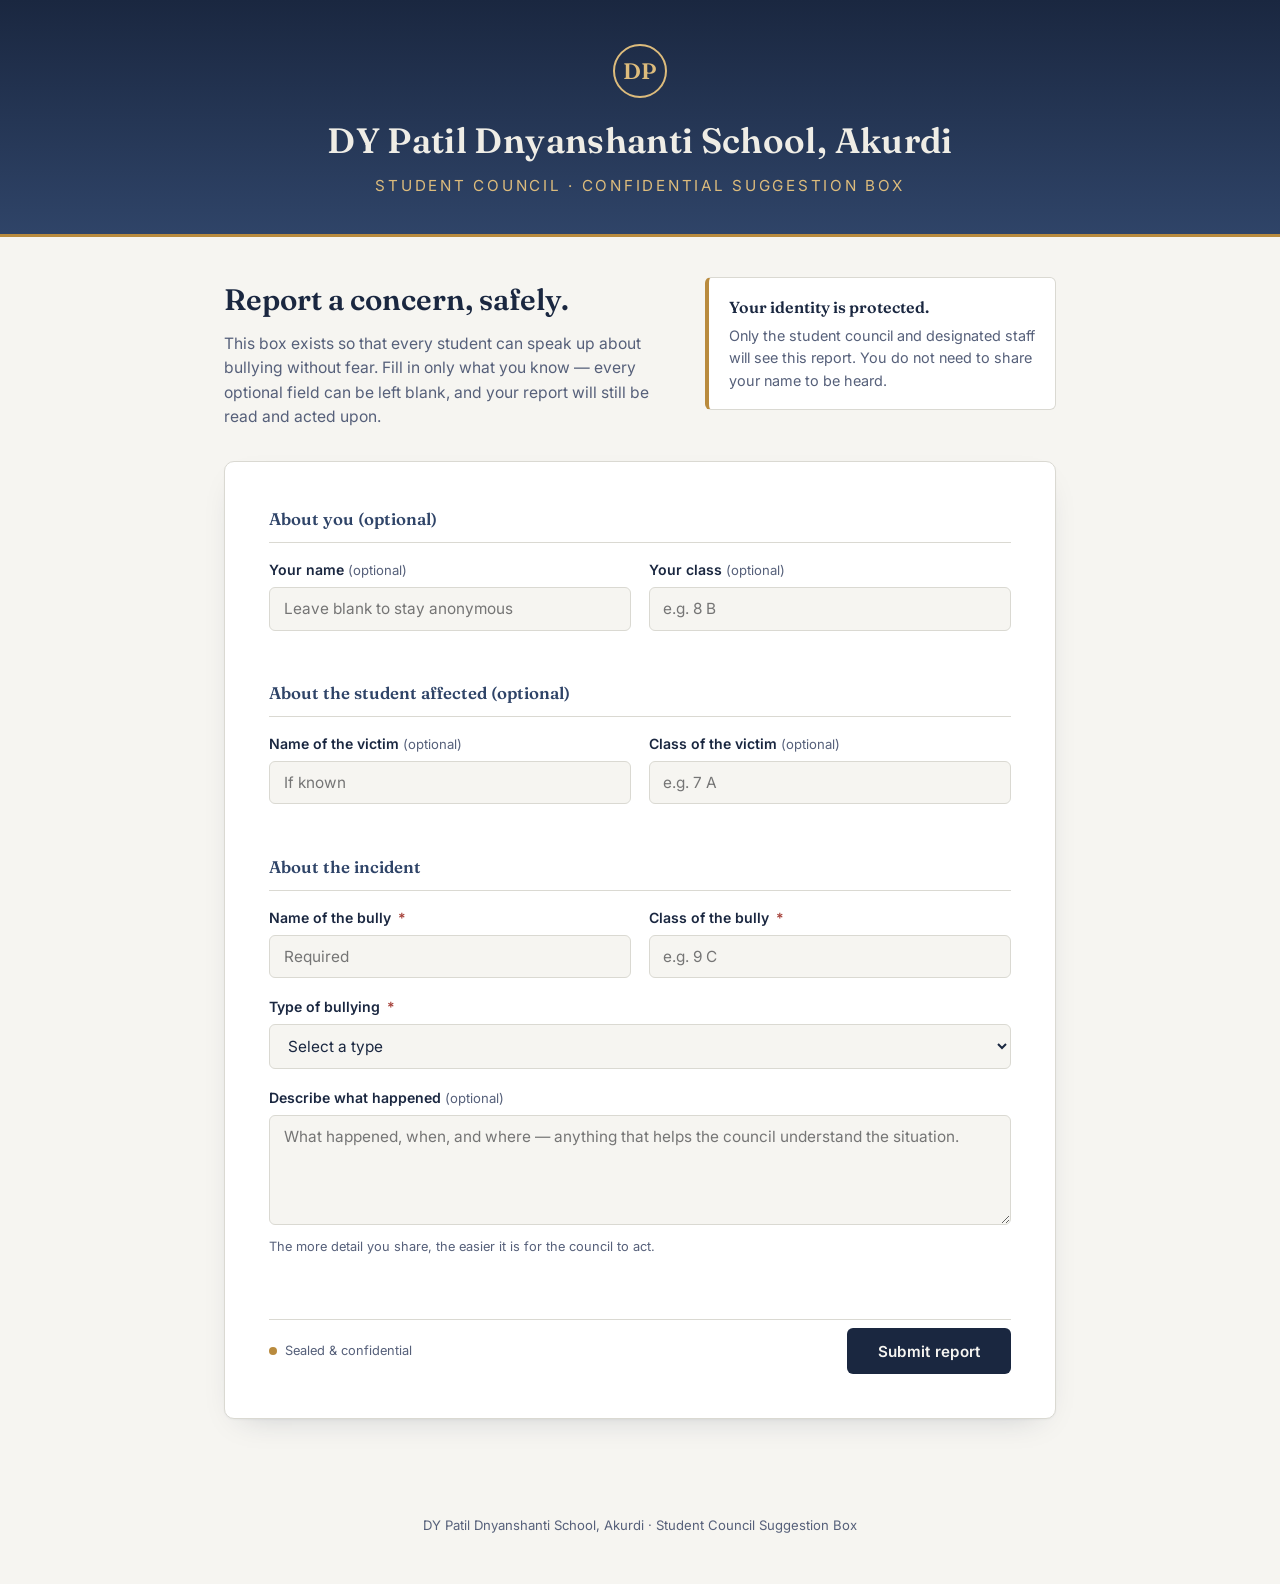
<file: index.html>
<!DOCTYPE html>
<html lang="en">
<head>
<meta charset="UTF-8">
<meta name="viewport" content="width=device-width, initial-scale=1.0">
<title>Confidential Suggestion Box · DY Patil Dnyanshanti School, Akurdi</title>
<link rel="stylesheet" href="style.css">
</head>
<body>

  <header class="letterhead">
    <div class="crest">DP</div>
    <h1 class="school-name">DY Patil Dnyanshanti School, Akurdi</h1>
    <p class="program-name">Student Council · Confidential Suggestion Box</p>
  </header>

  <main class="wrap">

    <section class="intro">
      <div>
        <h1>Report a concern, safely.</h1>
        <p>
          This box exists so that every student can speak up about bullying without fear.
          Fill in only what you know — every optional field can be left blank, and your
          report will still be read and acted upon.
        </p>
      </div>
      <div class="confidential-note">
        <strong>Your identity is protected.</strong>
        Only the student council and designated staff will see this report. You do not
        need to share your name to be heard.
      </div>
    </section>

    <!--
      HOW SUBMISSIONS ARE EMAILED
      ---------------------------
      This form uses FormSubmit (https://formsubmit.co) — a free service that forwards
      form submissions straight to an email inbox with no backend server required.

      Before this goes live:
      1. The very first submission will trigger a one-time "activation" email to
         mahaswetadey.dypdss@gmail.com. Someone must open that email and click
         "Activate Form" once — after that, every future submission is delivered
         automatically and silently.
      2. Once this site is hosted (e.g. on GitHub Pages, Netlify, or the school's
         own domain), update the "_next" hidden field below to the FULL address of
         thankyou.html (for example: https://yourschool.github.io/suggestion-box/thankyou.html).
         A relative path works on most hosts, but a full URL is the safest bet.
    -->
    <form action="https://formsubmit.co/mahaswetadey.dypdss@gmail.com" method="POST">

      <!-- FormSubmit configuration -->
      <input type="hidden" name="_subject" value="New Bullying Report — Suggestion Box">
      <input type="hidden" name="_template" value="table">
      <input type="hidden" name="_next" value="https://auluthra-max.github.io/Online-Suggestion-box-/">
      <input type="hidden" name="_captcha" value="true">
      <input type="text" name="_honey" style="display:none" tabindex="-1" autocomplete="off">

      <fieldset>
        <legend>About you (optional)</legend>
        <div class="field-row two-col">
          <div>
            <label for="reporterName">Your name <span class="optional">(optional)</span></label>
            <input type="text" id="reporterName" name="Reporter Name" placeholder="Leave blank to stay anonymous">
          </div>
          <div>
            <label for="reporterClass">Your class <span class="optional">(optional)</span></label>
            <input type="text" id="reporterClass" name="Reporter Class" placeholder="e.g. 8 B">
          </div>
        </div>
      </fieldset>

      <fieldset>
        <legend>About the student affected (optional)</legend>
        <div class="field-row two-col">
          <div>
            <label for="victimName">Name of the victim <span class="optional">(optional)</span></label>
            <input type="text" id="victimName" name="Victim Name" placeholder="If known">
          </div>
          <div>
            <label for="victimClass">Class of the victim <span class="optional">(optional)</span></label>
            <input type="text" id="victimClass" name="Victim Class" placeholder="e.g. 7 A">
          </div>
        </div>
      </fieldset>

      <fieldset>
        <legend>About the incident</legend>
        <div class="field-row two-col">
          <div>
            <label for="bullyName">Name of the bully <span class="required">*</span></label>
            <input type="text" id="bullyName" name="Bully Name" placeholder="Required" required>
          </div>
          <div>
            <label for="bullyClass">Class of the bully <span class="required">*</span></label>
            <input type="text" id="bullyClass" name="Bully Class" placeholder="e.g. 9 C" required>
          </div>
        </div>

        <div class="field-row">
          <div>
            <label for="bullyType">Type of bullying <span class="required">*</span></label>
            <select id="bullyType" name="Type of Bullying" required>
              <option value="" disabled selected>Select a type</option>
              <option value="Physical">Physical</option>
              <option value="Mental / Emotional">Mental / Emotional</option>
              <option value="Verbal">Verbal</option>
              <option value="Cyberbullying (online)">Cyberbullying (online)</option>
              <option value="Social exclusion">Social exclusion</option>
              <option value="Other">Other</option>
            </select>
          </div>
        </div>

        <div class="field-row">
          <div>
            <label for="description">Describe what happened <span class="optional">(optional)</span></label>
            <textarea id="description" name="Description" placeholder="What happened, when, and where — anything that helps the council understand the situation."></textarea>
            <p class="hint">The more detail you share, the easier it is for the council to act.</p>
          </div>
        </div>
      </fieldset>

      <div class="submit-row">
        <span class="seal"><span class="dot"></span>Sealed &amp; confidential</span>
        <button type="submit">Submit report</button>
      </div>

    </form>

  </main>

  <footer class="site-footer">
    DY Patil Dnyanshanti School, Akurdi &middot; Student Council Suggestion Box
  </footer>

</body>
</html>
</file>
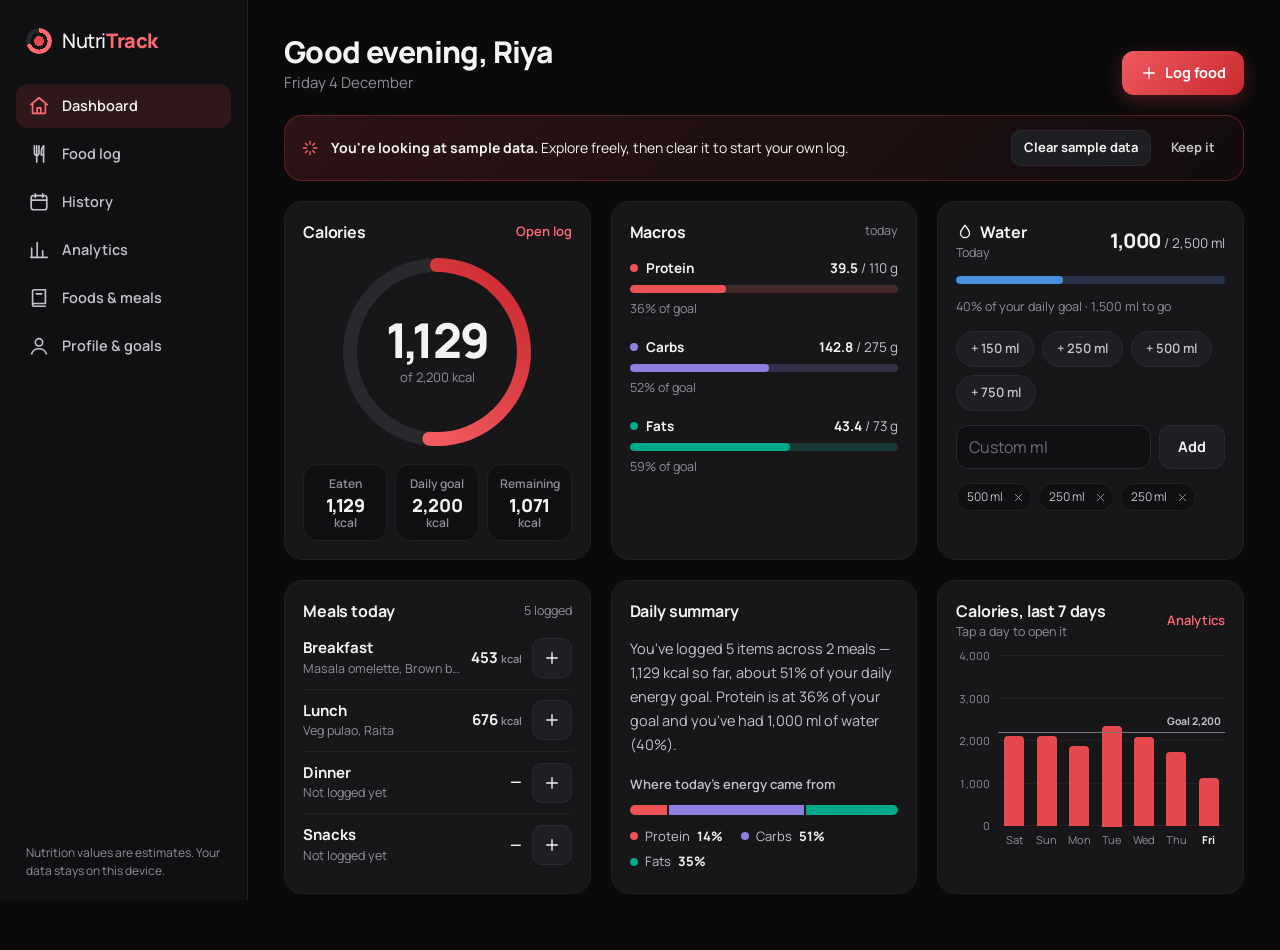
<file: nutritrack/index.html>
<!DOCTYPE html>
<html lang="en">
<head>
  <meta charset="utf-8">
  <meta name="viewport" content="width=device-width, initial-scale=1, viewport-fit=cover">
  <meta name="theme-color" content="#0a0a0b">
  <meta name="color-scheme" content="dark">
  <meta name="description" content="NutriTrack – a private, offline-friendly nutrition tracker with an Indian food database.">
  <title>NutriTrack</title>
  <link rel="manifest" href="manifest.webmanifest">
  <link rel="icon" href="icon.svg" type="image/svg+xml">
  <link rel="apple-touch-icon" href="icon-192.png">
  <link rel="preconnect" href="https://fonts.googleapis.com">
  <link rel="preconnect" href="https://fonts.gstatic.com" crossorigin>
  <link href="https://fonts.googleapis.com/css2?family=Manrope:wght@400;500;600;700;800&display=swap" rel="stylesheet">
  <link rel="stylesheet" href="css/styles.css">
</head>
<body class="is-loading">
  <a class="skip" href="#view">Skip to content</a>

  <div class="app">
    <aside class="sidebar" aria-label="Main navigation">
      <a class="brand" href="#/dashboard" aria-label="NutriTrack home">
        <span class="brand-mark" aria-hidden="true"></span><span class="brand-name">Nutri<b>Track</b></span>
      </a>
      <nav id="side-nav"></nav>
      <p class="side-foot">Nutrition values are estimates. Your data stays on this device.</p>
    </aside>

    <header class="topbar">
      <a class="brand" href="#/dashboard" aria-label="NutriTrack home">
        <span class="brand-mark" aria-hidden="true"></span><span class="brand-name">Nutri<b>Track</b></span>
      </a>
      <a class="avatar" href="#/profile" data-nav="profile" aria-label="Profile and goals"><span id="avatar">N</span></a>
    </header>

    <main id="view" class="view" tabindex="-1">
      <div class="boot"><span class="spinner" aria-hidden="true"></span><p>Loading NutriTrack…</p></div>
    </main>

    <nav class="bottom-nav" id="bottom-nav" aria-label="Main navigation"></nav>
  </div>

  <div id="modals"></div>
  <div id="toasts" aria-live="polite"></div>

  <noscript><p style="padding:24px;color:#fff">NutriTrack needs JavaScript to run.</p></noscript>

  <script src="js/foods.js"></script>
  <script src="js/store.js"></script>
  <script src="js/ui.js"></script>
  <script src="js/app.js"></script>
  <script>
    if ('serviceWorker' in navigator && /^https?:$/.test(location.protocol)) {
      window.addEventListener('load', function () { navigator.serviceWorker.register('sw.js').catch(function () {}); });
    }
  </script>
</body>
</html>
</file>
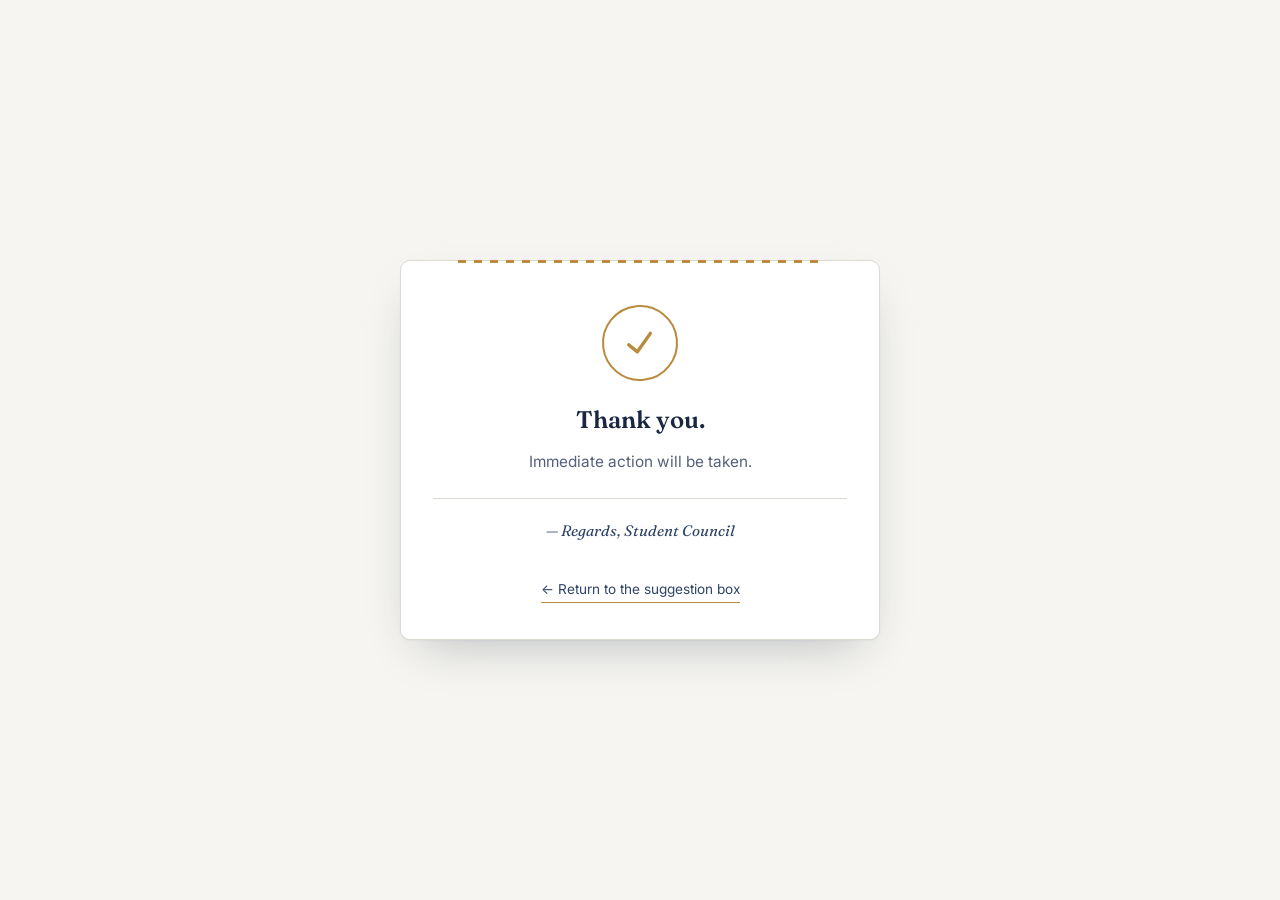
<file: thank you.html>
<!DOCTYPE html>
<html lang="en">
<head>
<meta charset="UTF-8">
<meta name="viewport" content="width=device-width, initial-scale=1.0">
<title>Report Received · DY Patil Dnyanshanti School</title>
<link rel="stylesheet" href="style.css">
</head>
<body>

  <div class="confirm-wrap">
    <div class="receipt">
      <div class="stamp">
        <svg width="34" height="34" viewBox="0 0 24 24" fill="none" xmlns="http://www.w3.org/2000/svg">
          <path d="M4 12.5L9.5 18L20 6" stroke="currentColor" stroke-width="2.4" stroke-linecap="round" stroke-linejoin="round"/>
        </svg>
      </div>
      <h1>Thank you.</h1>
      <p>Immediate action will be taken.</p>
      <p class="signoff">— Regards, Student Council</p>
      <a class="back" href="index.html">&larr; Return to the suggestion box</a>
    </div>
  </div>

</body>
</html>
</file>
<file: style.css>
@import url('https://fonts.googleapis.com/css2?family=Fraunces:opsz,wght@9..144,400;9..144,500;9..144,600;9..144,700&family=Inter:wght@400;500;600;700&display=swap');

:root {
  --ink: #1A2740;
  --slate: #2F4468;
  --slate-light: #3E5C86;
  --gold: #B98B3E;
  --gold-light: #DDBC7C;
  --paper: #F6F5F1;
  --paper-deep: #EFEDE6;
  --line: #DAD9D2;
  --brick: #A6423B;
  --ink-soft: #56607A;
}

* { box-sizing: border-box; }

html { scroll-behavior: smooth; }

body {
  margin: 0;
  background: var(--paper);
  color: var(--ink);
  font-family: 'Inter', sans-serif;
  line-height: 1.55;
  -webkit-font-smoothing: antialiased;
}

.letterhead {
  background: linear-gradient(180deg, var(--ink) 0%, var(--slate) 100%);
  color: #EFEDE6;
  padding: 2.75rem 1.5rem 2.25rem;
  text-align: center;
  position: relative;
  border-bottom: 3px solid var(--gold);
}

.letterhead::after {
  content: "";
  position: absolute;
  left: 0; right: 0; bottom: -3px;
  height: 3px;
  background: repeating-linear-gradient(90deg, var(--gold) 0 10px, transparent 10px 20px);
  opacity: .6;
}

.letterhead .crest {
  width: 54px;
  height: 54px;
  margin: 0 auto 1rem;
  border: 2px solid var(--gold-light);
  border-radius: 50%;
  display: flex;
  align-items: center;
  justify-content: center;
  font-family: 'Fraunces', serif;
  font-size: 1.4rem;
  font-weight: 600;
  color: var(--gold-light);
  letter-spacing: 0.02em;
}

.letterhead .school-name {
  font-family: 'Fraunces', serif;
  font-size: clamp(1.5rem, 3.2vw, 2.2rem);
  font-weight: 600;
  margin: 0 0 0.35rem;
  letter-spacing: 0.01em;
}

.letterhead .program-name {
  font-size: 0.95rem;
  text-transform: uppercase;
  letter-spacing: 0.18em;
  color: var(--gold-light);
  margin: 0;
}

.wrap {
  max-width: 880px;
  margin: 0 auto;
  padding: 2.5rem 1.5rem 4rem;
}

.intro {
  display: grid;
  grid-template-columns: 1fr;
  gap: 1.5rem;
  margin-bottom: 2rem;
}

@media (min-width: 720px) {
  .intro { grid-template-columns: 1.3fr 1fr; align-items: start; }
}

.intro h1 {
  font-family: 'Fraunces', serif;
  font-size: clamp(1.4rem, 2.6vw, 1.85rem);
  font-weight: 600;
  margin: 0 0 0.6rem;
  color: var(--ink);
}

.intro p {
  margin: 0;
  color: var(--ink-soft);
  font-size: 0.98rem;
}

.confidential-note {
  background: #FFFFFF;
  border: 1px solid var(--line);
  border-left: 4px solid var(--gold);
  border-radius: 6px;
  padding: 1.1rem 1.25rem;
  font-size: 0.9rem;
  color: var(--ink-soft);
}

.confidential-note strong {
  display: block;
  color: var(--ink);
  font-family: 'Fraunces', serif;
  font-size: 1rem;
  font-weight: 600;
  margin-bottom: 0.3rem;
}

form {
  background: #FFFFFF;
  border: 1px solid var(--line);
  border-radius: 10px;
  padding: clamp(1.5rem, 4vw, 2.75rem);
  box-shadow: 0 1px 2px rgba(26,39,64,0.04), 0 12px 32px -18px rgba(26,39,64,0.25);
}

fieldset {
  border: none;
  margin: 0 0 2rem;
  padding: 0;
}

fieldset legend {
  font-family: 'Fraunces', serif;
  font-size: 1.05rem;
  font-weight: 600;
  color: var(--slate);
  padding: 0 0 0.6rem;
  margin-bottom: 1rem;
  width: 100%;
  border-bottom: 1px solid var(--line);
}

.field-row {
  display: grid;
  grid-template-columns: 1fr;
  gap: 1.1rem;
  margin-bottom: 1.1rem;
}

@media (min-width: 620px) {
  .field-row.two-col { grid-template-columns: 1fr 1fr; }
}

label {
  display: block;
  font-size: 0.88rem;
  font-weight: 600;
  color: var(--ink);
  margin-bottom: 0.4rem;
}

label .optional {
  font-weight: 400;
  color: var(--ink-soft);
  text-transform: none;
  letter-spacing: 0;
  font-size: 0.82rem;
}

label .required {
  color: var(--brick);
  margin-left: 0.2rem;
}

input[type="text"],
select,
textarea {
  width: 100%;
  font-family: 'Inter', sans-serif;
  font-size: 0.96rem;
  color: var(--ink);
  background: var(--paper);
  border: 1px solid var(--line);
  border-radius: 6px;
  padding: 0.7rem 0.85rem;
  transition: border-color .15s ease, box-shadow .15s ease;
}

textarea {
  resize: vertical;
  min-height: 110px;
}

input[type="text"]:focus,
select:focus,
textarea:focus {
  outline: none;
  border-color: var(--gold);
  box-shadow: 0 0 0 3px rgba(185,139,62,0.18);
  background: #fff;
}

.hint {
  font-size: 0.8rem;
  color: var(--ink-soft);
  margin-top: 0.3rem;
}

.submit-row {
  display: flex;
  flex-wrap: wrap;
  align-items: center;
  gap: 1rem;
  padding-top: 0.5rem;
  border-top: 1px solid var(--line);
}

.seal {
  display: inline-flex;
  align-items: center;
  gap: 0.5rem;
  font-size: 0.8rem;
  color: var(--ink-soft);
}

.seal .dot {
  width: 8px; height: 8px;
  border-radius: 50%;
  background: var(--gold);
}

button[type="submit"] {
  appearance: none;
  border: none;
  cursor: pointer;
  background: var(--ink);
  color: #F6F5F1;
  font-family: 'Inter', sans-serif;
  font-weight: 600;
  font-size: 0.95rem;
  letter-spacing: 0.02em;
  padding: 0.85rem 1.9rem;
  border-radius: 6px;
  transition: background .15s ease, transform .1s ease;
  margin-left: auto;
}

button[type="submit"]:hover { background: var(--slate); }
button[type="submit"]:active { transform: translateY(1px); }

footer.site-footer {
  text-align: center;
  font-size: 0.82rem;
  color: var(--ink-soft);
  padding: 2rem 1.5rem 3rem;
}

/* Thank-you page */
.confirm-wrap {
  min-height: 100vh;
  display: flex;
  align-items: center;
  justify-content: center;
  padding: 2rem 1.25rem;
}

.receipt {
  max-width: 480px;
  width: 100%;
  background: #FFFFFF;
  border: 1px solid var(--line);
  border-radius: 10px;
  padding: 2.75rem 2rem 2.25rem;
  text-align: center;
  position: relative;
  box-shadow: 0 1px 2px rgba(26,39,64,0.04), 0 20px 48px -20px rgba(26,39,64,0.3);
}

.receipt::before {
  content: "";
  position: absolute;
  top: -1px; left: 12%; right: 12%;
  height: 3px;
  background: repeating-linear-gradient(90deg, var(--gold) 0 8px, transparent 8px 16px);
}

.receipt .stamp {
  width: 76px;
  height: 76px;
  margin: 0 auto 1.25rem;
  border: 2px solid var(--gold);
  border-radius: 50%;
  display: flex;
  align-items: center;
  justify-content: center;
  color: var(--gold);
  transform: rotate(-6deg);
}

.receipt h1 {
  font-family: 'Fraunces', serif;
  font-size: 1.5rem;
  font-weight: 600;
  margin: 0 0 0.75rem;
  color: var(--ink);
}

.receipt p {
  color: var(--ink-soft);
  font-size: 0.96rem;
  margin: 0 0 0.5rem;
}

.receipt .signoff {
  margin-top: 1.5rem;
  padding-top: 1.25rem;
  border-top: 1px solid var(--line);
  font-family: 'Fraunces', serif;
  font-style: italic;
  color: var(--slate);
  font-size: 0.95rem;
}

.receipt a.back {
  display: inline-block;
  margin-top: 1.75rem;
  font-size: 0.85rem;
  color: var(--slate);
  text-decoration: none;
  border-bottom: 1px solid var(--gold);
  padding-bottom: 2px;
}
</file>
<file: nutritrack/css/styles.css>
/* NutriTrack – premium dark theme. Mobile first. */
:root {
  color-scheme: dark;
  --bg: #0a0a0b;
  --bg-2: #101012;
  --card: #17171a;
  --raised: #1f1f23;
  --raised-2: #28282d;
  --line: #2a2a30;
  --line-soft: #202025;
  --text: #f4f4f5;
  --text-2: #c2c2c9;
  --muted: #8f8f99;
  --accent: #e5484d;
  --accent-hi: #ff6b70;
  --accent-soft: rgba(229, 72, 77, .14);
  --protein: #ee5257;
  --carbs: #8f7fe0;
  --fat: #00a88a;
  --water: #4a8fe0;
  --radius: 18px;
  --radius-sm: 12px;
  --shadow: 0 20px 50px rgba(0, 0, 0, .5);
  --font: "Manrope", ui-sans-serif, system-ui, -apple-system, "Segoe UI", Roboto, "Helvetica Neue", Arial, sans-serif;
  --safe-b: env(safe-area-inset-bottom, 0px);
}

*, *::before, *::after { box-sizing: border-box; }
html { -webkit-text-size-adjust: 100%; }
body {
  margin: 0; background: var(--bg); color: var(--text); font-family: var(--font);
  font-size: 15px; line-height: 1.5; -webkit-font-smoothing: antialiased;
  -webkit-tap-highlight-color: transparent; overflow-x: hidden;
}
body.modal-open { overflow: hidden; }
h1, h2, h3, h4, p, ul, figure { margin: 0; }
ul { padding: 0; list-style: none; }
h1 { font-size: 26px; font-weight: 800; letter-spacing: -.02em; line-height: 1.2; text-wrap: balance; }
h2 { font-size: 18px; font-weight: 700; letter-spacing: -.01em; }
h3 { font-size: 16px; font-weight: 700; letter-spacing: -.01em; display: flex; align-items: center; gap: 6px; }
h4 { font-size: 14px; font-weight: 700; }
a { color: inherit; text-decoration: none; }
button, input, select { font: inherit; color: inherit; }
button { cursor: pointer; background: none; border: 0; padding: 0; }
button:disabled { cursor: not-allowed; opacity: .35; }
[hidden] { display: none !important; }
:focus-visible { outline: 2px solid var(--accent-hi); outline-offset: 2px; border-radius: 6px; }
.ic { flex: none; }
.muted { color: var(--muted); }
.small { font-size: 12.5px; }
.sr-only { position: absolute; width: 1px; height: 1px; overflow: hidden; clip: rect(0 0 0 0); white-space: nowrap; }
.skip { position: absolute; left: -999px; top: 8px; background: var(--accent); color: #fff; padding: 8px 12px; border-radius: 8px; z-index: 100; }
.skip:focus { left: 8px; }
.link { color: var(--accent-hi); font-weight: 600; font-size: 13px; }
.link:hover { text-decoration: underline; }
.row-gap { display: flex; align-items: center; gap: 8px; }
.row-gap.wrap { flex-wrap: wrap; }
.stack { display: grid; gap: 16px; align-content: start; min-width: 0; }

/* ── Shell ─────────────────────────────────────────────────────────── */
.sidebar { display: none; }
.topbar {
  position: sticky; top: 0; z-index: 20; display: flex; align-items: center; justify-content: space-between;
  padding: 12px 16px; background: rgba(10, 10, 11, .86); backdrop-filter: blur(14px); -webkit-backdrop-filter: blur(14px);
  border-bottom: 1px solid var(--line-soft);
}
.brand { display: inline-flex; align-items: center; gap: 10px; font-weight: 500; font-size: 18px; letter-spacing: -.02em; }
.brand b { font-weight: 800; color: var(--accent-hi); }
.brand-mark {
  width: 26px; height: 26px; border-radius: 50%; flex: none;
  background: radial-gradient(circle at 50% 50%, var(--accent) 0 26%, transparent 28%),
              conic-gradient(var(--accent-hi) 0 70%, var(--raised-2) 70% 100%);
  -webkit-mask: radial-gradient(circle, #000 0 27%, transparent 28% 46%, #000 47%);
          mask: radial-gradient(circle, #000 0 27%, transparent 28% 46%, #000 47%);
}
.avatar {
  width: 38px; height: 38px; border-radius: 50%; display: grid; place-items: center; font-weight: 800;
  background: var(--raised); border: 1px solid var(--line); color: var(--text);
}
.avatar.is-on { border-color: var(--accent); color: var(--accent-hi); }

.view { padding: 18px 16px calc(96px + var(--safe-b)); max-width: 1240px; margin: 0 auto; outline: none; min-width: 0; }
.view > * + * { margin-top: 16px; }

.bottom-nav {
  position: fixed; left: 0; right: 0; bottom: 0; z-index: 30; display: grid; grid-template-columns: repeat(5, 1fr);
  padding: 6px 6px calc(6px + var(--safe-b)); background: rgba(16, 16, 18, .94);
  backdrop-filter: blur(16px); -webkit-backdrop-filter: blur(16px); border-top: 1px solid var(--line-soft);
}
.tab-link {
  display: flex; flex-direction: column; align-items: center; gap: 3px; padding: 7px 2px 5px; min-height: 52px;
  font-size: 11px; font-weight: 600; color: var(--muted); border-radius: 12px; position: relative;
}
.tab-link.is-on { color: var(--text); }
.tab-link.is-on .ic { color: var(--accent-hi); }
.tab-link.is-on::before { content: ""; position: absolute; top: -6px; width: 28px; height: 3px; border-radius: 0 0 3px 3px; background: var(--accent); }

@media (min-width: 960px) {
  .topbar, .bottom-nav { display: none; }
  .sidebar {
    display: flex; flex-direction: column; gap: 28px; position: fixed; inset: 0 auto 0 0; width: 248px; padding: 26px 16px 20px;
    background: var(--bg-2); border-right: 1px solid var(--line-soft);
  }
  .sidebar .brand { padding: 0 10px; font-size: 20px; }
  #side-nav { display: grid; gap: 4px; }
  .side-link { display: flex; align-items: center; gap: 12px; padding: 11px 12px; border-radius: 12px; color: var(--text-2); font-weight: 600; font-size: 14.5px; transition: background .15s, color .15s; }
  .side-link:hover { background: var(--raised); color: var(--text); }
  .side-link.is-on { background: var(--accent-soft); color: var(--text); }
  .side-link.is-on .ic { color: var(--accent-hi); }
  .side-foot { margin-top: auto; padding: 0 10px; font-size: 12px; color: var(--muted); line-height: 1.5; }
  .app { padding-left: 248px; }
  .view { padding: 34px 36px 56px; }
  .view > * + * { margin-top: 20px; }
  h1 { font-size: 30px; }
}

/* ── Page head, cards ──────────────────────────────────────────────── */
.page-head { display: flex; align-items: flex-end; justify-content: space-between; gap: 12px; flex-wrap: wrap; }
.page-head p { margin-top: 2px; }
.card { background: var(--card); border: 1px solid var(--line-soft); border-radius: var(--radius); padding: 18px; min-width: 0; }
.card > * + * { margin-top: 14px; }
.card-head { display: flex; align-items: center; justify-content: space-between; gap: 10px; }
.card-head-inner { margin-top: 22px; padding-top: 18px; border-top: 1px solid var(--line-soft); flex-wrap: wrap; }
.sub-h { color: var(--text-2); font-size: 13px; font-weight: 600; margin-top: 18px; }
.fresh .card, .fresh .tiles, .fresh .banner { animation: rise .42s cubic-bezier(.2, .7, .2, 1) both; }
.fresh .dash > :nth-child(2) { animation-delay: .04s; } .fresh .dash > :nth-child(3) { animation-delay: .08s; }
.fresh .dash > :nth-child(4) { animation-delay: .12s; } .fresh .dash > :nth-child(5) { animation-delay: .16s; }
.fresh .dash > :nth-child(6) { animation-delay: .2s; }
@keyframes rise { from { opacity: 0; transform: translateY(10px); } }

/* ── Buttons & inputs ──────────────────────────────────────────────── */
.btn {
  display: inline-flex; align-items: center; justify-content: center; gap: 7px; min-height: 44px; padding: 0 18px;
  border-radius: 12px; font-weight: 700; font-size: 14.5px; white-space: nowrap; transition: transform .1s, background .15s, border-color .15s;
}
.btn:active { transform: scale(.97); }
.btn-sm { min-height: 36px; padding: 0 12px; font-size: 13px; border-radius: 10px; }
.btn-primary { background: linear-gradient(135deg, #ef5a5f, #c92a30); color: #fff; box-shadow: 0 6px 18px rgba(229, 72, 77, .28); }
.btn-primary:hover { background: linear-gradient(135deg, #f46b70, #d4343a); }
.btn-soft { background: var(--raised); border: 1px solid var(--line); color: var(--text); }
.btn-soft:hover { background: var(--raised-2); }
.btn-ghost { color: var(--text-2); }
.btn-ghost:hover { background: var(--raised); color: var(--text); }
.btn-danger { background: #b3262b; color: #fff; }
.btn-danger-ghost { border: 1px solid rgba(229, 72, 77, .45); color: var(--accent-hi); }
.btn-danger-ghost:hover { background: var(--accent-soft); }
.icon-btn { width: 40px; height: 40px; flex: none; display: inline-grid; place-items: center; border-radius: 10px; color: var(--muted); transition: background .15s, color .15s; }
.icon-btn:hover:not(:disabled) { background: var(--raised-2); color: var(--text); }
.icon-btn-soft { background: var(--raised); border: 1px solid var(--line); color: var(--text); }

.input {
  width: 100%; min-height: 44px; padding: 9px 12px; border-radius: 12px; background: var(--bg-2); border: 1px solid var(--line);
  color: var(--text); font-size: 16px; transition: border-color .15s, box-shadow .15s; min-width: 0;
}
.input::placeholder { color: #6c6c76; }
.input:focus { outline: none; border-color: var(--accent); box-shadow: 0 0 0 3px var(--accent-soft); }
.input[aria-invalid="true"] { border-color: var(--accent-hi); }
select.input { appearance: none; -webkit-appearance: none; padding-right: 34px; text-overflow: ellipsis;
  background-image: url("data:image/svg+xml,%3Csvg xmlns='http://www.w3.org/2000/svg' width='12' height='8' fill='none' stroke='%238f8f99' stroke-width='2' stroke-linecap='round'%3E%3Cpath d='m1 1.500 5 5 5-5'/%3E%3C/svg%3E");
  background-repeat: no-repeat; background-position: right 12px center; }
.field { display: grid; gap: 6px; margin-top: 14px; min-width: 0; }
.field > span { font-size: 13px; font-weight: 600; color: var(--text-2); }
.grid-2 { display: grid; grid-template-columns: 1fr 1fr; gap: 0 12px; align-items: start; }
@media (max-width: 479px) { .grid-2:has(select) { grid-template-columns: minmax(0, 1fr); } }
.fieldset { border: 1px solid var(--line-soft); border-radius: 14px; padding: 2px 14px 14px; margin: 18px 0 0; min-width: 0; }
.fieldset legend { padding: 0 6px; font-size: 13px; font-weight: 700; color: var(--text-2); }
.fieldset p { margin-top: 10px; min-height: 1em; }
.form-error { margin-top: 14px; padding: 10px 12px; border-radius: 10px; background: var(--accent-soft); border: 1px solid rgba(229, 72, 77, .4); color: #ffc9cb; font-size: 13.5px; }
.form-actions { margin-top: 18px; display: flex; justify-content: flex-end; }
.inline-form { display: flex; gap: 8px; }
.inline-form .input { flex: 1; }
.stepper { display: grid; grid-template-columns: 44px 1fr 44px; gap: 8px; align-items: center; }
.stepper .icon-btn { width: 44px; height: 44px; background: var(--raised); border: 1px solid var(--line); color: var(--text); }
.stepper .input { text-align: center; font-weight: 700; }

.chips { display: flex; flex-wrap: wrap; gap: 8px; }
.chip { min-height: 36px; padding: 0 14px; border-radius: 999px; background: var(--raised); border: 1px solid var(--line); font-size: 13px; font-weight: 600; color: var(--text-2); display: inline-flex; align-items: center; gap: 6px; transition: background .15s, border-color .15s; }
button.chip:hover { background: var(--raised-2); color: var(--text); }
button.chip:active { transform: scale(.96); }
.chip.is-on { background: var(--accent-soft); border-color: rgba(229, 72, 77, .55); color: var(--text); }
.chip-static button { width: 24px; height: 24px; margin-right: -8px; display: grid; place-items: center; border-radius: 50%; color: var(--muted); }
.chip-static button:hover { background: var(--raised-2); color: var(--text); }

.badge { display: inline-block; padding: 1px 6px; border-radius: 6px; font-size: 10.5px; font-weight: 700; letter-spacing: .02em; color: var(--muted); border: 1px solid var(--line); vertical-align: 1px; white-space: nowrap; }
.badge-mine { color: #b9aef0; border-color: rgba(143, 127, 224, .45); }
.est-note, .note { display: flex; gap: 8px; align-items: flex-start; font-size: 12.5px; color: var(--muted); line-height: 1.5; }
.est-note .ic, .note .ic { margin-top: 2px; }
.note { margin-top: 16px; padding: 10px 12px; background: var(--bg-2); border: 1px solid var(--line-soft); border-radius: 12px; color: var(--text-2); }
.banner { display: grid; grid-template-columns: auto 1fr; gap: 10px 12px; align-items: center; padding: 14px 16px; border-radius: var(--radius); background: linear-gradient(135deg, rgba(229, 72, 77, .16), rgba(229, 72, 77, .04)); border: 1px solid rgba(229, 72, 77, .3); font-size: 14px; }
.banner > span { color: var(--accent-hi); display: grid; }
.banner .row-gap { grid-column: 1 / -1; }
@media (min-width: 760px) { .banner { grid-template-columns: auto 1fr auto; } .banner .row-gap { grid-column: auto; } }
.empty { padding: 26px 12px; text-align: center; color: var(--muted); display: grid; gap: 12px; justify-items: center; }

/* ── Tiles ─────────────────────────────────────────────────────────── */
.tiles { display: grid; grid-template-columns: repeat(2, 1fr); gap: 10px; }
.tile { background: var(--card); border: 1px solid var(--line-soft); border-radius: 14px; padding: 12px 14px; display: grid; gap: 2px; min-width: 0; }
.card .tile { background: var(--bg-2); }
.tile-label { font-size: 12px; color: var(--muted); font-weight: 600; }
.tile-value { font-size: 22px; font-weight: 800; letter-spacing: -.02em; line-height: 1.2; }
.tile-value small { font-size: 12px; font-weight: 600; color: var(--muted); margin-left: 4px; letter-spacing: 0; }
.tile-sub { font-size: 12px; color: var(--muted); }
@media (min-width: 700px) { .tiles { grid-template-columns: repeat(4, 1fr); } .tiles-5 { grid-template-columns: repeat(5, 1fr); } }
.tiles-5 > :last-child { grid-column: 1 / -1; }
@media (min-width: 700px) { .tiles-5 > :last-child { grid-column: auto; } }

/* ── Dashboard ─────────────────────────────────────────────────────── */
.dash { display: grid; gap: 16px; grid-template-columns: minmax(0, 1fr); }
@media (min-width: 720px) { .dash { grid-template-columns: repeat(2, minmax(0, 1fr)); } }
@media (min-width: 1240px) { .dash { grid-template-columns: repeat(3, minmax(0, 1fr)); gap: 20px; } }
.cal-body { display: grid; justify-items: center; gap: 18px; }
.cal-stats { display: grid; grid-template-columns: repeat(3, 1fr); gap: 8px; width: 100%; }
.cal-stats .tile { padding: 10px; text-align: center; }
.cal-stats .tile-value { font-size: 18px; }
.cal-stats .tile-value small { display: block; margin: 0; }

.ring { position: relative; }
.ring svg { display: block; }
.ring-track { stroke: var(--raised-2); }
.fresh .ring-fill { animation: ring 1.1s cubic-bezier(.2, .7, .2, 1) both; }
@keyframes ring { from { stroke-dashoffset: var(--circ); } }
.ring-center { position: absolute; inset: 0; display: grid; place-content: center; text-align: center; }
.ring-value { font-size: 48px; font-weight: 800; letter-spacing: -.03em; line-height: 1; }
.ring-sub { font-size: 13px; color: var(--muted); margin-top: 4px; }

.meter { height: 8px; border-radius: 999px; background: color-mix(in srgb, var(--c) 18%, var(--raised)); overflow: hidden; }
.meter-fill { height: 100%; border-radius: 999px; background: var(--c); transform-origin: left; }
.fresh .meter-fill { animation: growx .9s cubic-bezier(.2, .7, .2, 1) both; }
@keyframes growx { from { transform: scaleX(0); } }
.macros { display: grid; gap: 18px; }
.macro { display: grid; gap: 7px; }
.macro-top { display: flex; justify-content: space-between; font-size: 13.5px; color: var(--text-2); }
.macro-top span:first-child { font-weight: 700; color: var(--text); display: inline-flex; align-items: center; gap: 8px; }
.macro-top i, .entry-macros i, .legend i, .nutri-macros i { width: 8px; height: 8px; border-radius: 50%; display: inline-block; flex: none; }
.macro-top b { color: var(--text); }

.water-total { font-size: 13.5px; color: var(--text-2); white-space: nowrap; }
.water-total b { font-size: 20px; color: var(--text); font-weight: 800; letter-spacing: -.02em; }
.water-logs { display: flex; flex-wrap: wrap; gap: 6px; }
.water-logs li { display: inline-flex; align-items: center; gap: 2px; padding-left: 10px; border-radius: 999px; background: var(--bg-2); border: 1px solid var(--line-soft); font-size: 12px; color: var(--text-2); }
.water-logs button { width: 26px; height: 26px; display: grid; place-items: center; color: var(--muted); border-radius: 50%; }
.water-logs button:hover { color: var(--text); background: var(--raised-2); }

.meal-list li { display: grid; grid-template-columns: minmax(0, 1fr) auto auto; gap: 10px; align-items: center; padding: 10px 0; border-top: 1px solid var(--line-soft); }
.meal-list li:first-child { border-top: 0; padding-top: 0; }
.meal-link { display: grid; text-align: left; min-width: 0; }
.meal-name { font-weight: 700; }
.meal-items { font-size: 12.5px; color: var(--muted); overflow: hidden; text-overflow: ellipsis; white-space: nowrap; }
.meal-kcal { font-weight: 700; white-space: nowrap; }
.meal-kcal small, .entry-kcal small, .food-kcal small { font-size: 11px; font-weight: 600; color: var(--muted); margin-left: 3px; }
.summary-text { color: var(--text-2); font-size: 14.500px; line-height: 1.65; }

/* ── Charts ────────────────────────────────────────────────────────── */
.cchart-plot { position: relative; height: var(--h); margin: 10px 0 0 42px; }
.cchart-grid { position: absolute; left: 0; right: 0; height: 0; border-top: 1px solid var(--line-soft); }
.cchart-grid span { position: absolute; right: 100%; margin-right: 8px; transform: translateY(-50%); font-size: 11px; color: var(--muted); font-variant-numeric: tabular-nums; }
.cchart-goal { position: absolute; left: 0; right: 0; height: 0; border-top: 1px solid #77777f; z-index: 1; pointer-events: none; }
.cchart-goal span { position: absolute; right: 0; bottom: 3px; font-size: 10.5px; font-weight: 700; color: var(--text-2); background: var(--card); padding: 0 4px; border-radius: 4px; }
.cchart-cols { position: absolute; inset: 0; display: flex; align-items: flex-end; }
.cchart-col { flex: 1; height: 100%; display: flex; align-items: flex-end; justify-content: center; cursor: pointer; border-radius: 6px; min-width: 0; }
.cchart-col .bar { width: min(24px, 62%); min-height: 0; border-radius: 4px 4px 0 0; background: var(--c); transform-origin: bottom; transition: filter .15s; }
.is-dense .cchart-col .bar { width: calc(100% - 2px); max-width: 14px; border-radius: 3px 3px 0 0; }
.cchart-col:hover .bar, .cchart-col:focus-visible .bar { filter: brightness(1.25); }
.cchart-col:hover, .cchart-col:focus-visible { background: rgba(255, 255, 255, .04); outline: none; }
.fresh .cchart-col .bar { animation: growy .7s cubic-bezier(.2, .7, .2, 1) both; }
@keyframes growy { from { transform: scaleY(0); } }
.cchart-x { display: flex; margin: 6px 0 0 42px; }
.cchart-x span { flex: 1; text-align: center; font-size: 11px; color: var(--muted); min-width: 0; white-space: nowrap; }
.cchart-x span.is-strong { color: var(--text); font-weight: 700; }

.hbars { display: grid; gap: 12px; }
.hbar-row { display: grid; grid-template-columns: 78px 1fr auto; gap: 10px; align-items: center; font-size: 13px; border-radius: 6px; }
.hbar-label { color: var(--text-2); font-weight: 600; }
.hbar-track { height: 14px; display: block; }
.hbar-fill { display: block; height: 100%; min-width: 2px; background: var(--c); border-radius: 0 4px 4px 0; transform-origin: left; }
.fresh .hbar-fill { animation: growx .7s cubic-bezier(.2, .7, .2, 1) both; }
.hbar-val { font-weight: 700; font-variant-numeric: tabular-nums; }

.seg { display: flex; gap: 2px; height: 10px; border-radius: 999px; overflow: hidden; margin-top: 10px; }
.seg span { min-width: 3px; }
.seg-empty { background: var(--raised); }
.legend { display: flex; flex-wrap: wrap; gap: 6px 18px; margin-top: 12px; font-size: 13px; color: var(--text-2); }
.legend li { display: inline-flex; align-items: center; gap: 7px; }
.legend b { color: var(--text); }

.tip { position: fixed; left: 0; top: 0; z-index: 90; pointer-events: none; opacity: 0; padding: 7px 10px; border-radius: 10px; background: #2e2e34; border: 1px solid #3d3d45; box-shadow: var(--shadow); display: grid; gap: 1px; transition: opacity .12s; max-width: 240px; }
.tip.is-on { opacity: 1; }
.tip strong { font-size: 14px; font-weight: 800; }
.tip span { font-size: 11.5px; color: var(--text-2); }

/* ── Entries, foods ────────────────────────────────────────────────── */
.entries { display: grid; }
.entry { display: grid; grid-template-columns: minmax(0, 1fr) auto auto; gap: 8px; align-items: center; padding: 11px 0; border-top: 1px solid var(--line-soft); }
.entry-main { display: grid; gap: 2px; min-width: 0; }
.entry-name { font-weight: 700; font-size: 14.500px; overflow-wrap: anywhere; }
.entry-sub { font-size: 12.5px; color: var(--muted); overflow-wrap: anywhere; }
.entry-macros { display: flex; flex-wrap: wrap; align-items: center; gap: 5px; font-size: 12px; color: var(--text-2); }
.entry-macros i { margin-left: 6px; } .entry-macros i:first-child { margin-left: 0; }
.entry-kcal { font-weight: 800; white-space: nowrap; font-variant-numeric: tabular-nums; }
.entry-actions { display: flex; align-items: center; gap: 2px; }
.entry-actions .icon-btn { width: 36px; height: 40px; }
.meal-total { margin-top: 10px; padding-top: 12px; border-top: 1px solid var(--line-soft); font-size: 13.5px; color: var(--text-2); }
.meal-total b { color: var(--text); }
.hide-xs { display: none; }
@media (min-width: 420px) { .hide-xs { display: inline; } }

.browser { display: grid; gap: 12px; }
.search { position: relative; }
.search .ic { position: absolute; left: 13px; top: 50%; transform: translateY(-50%); color: var(--muted); pointer-events: none; }
.search .input { padding-left: 40px; }
.filters { display: grid; grid-template-columns: 1fr 1fr; gap: 10px; }
.filters label { display: grid; gap: 5px; min-width: 0; }
.filters label > span { font-size: 12px; font-weight: 600; color: var(--muted); }
.filters label:last-child:nth-child(odd) { grid-column: 1 / -1; }
@media (min-width: 620px) { .filters { grid-template-columns: repeat(3, 1fr); } .filters label:last-child:nth-child(odd) { grid-column: auto; } }
.food-results { display: grid; }
.food-row { display: grid; grid-template-columns: auto minmax(0, 1fr) auto; gap: 12px; align-items: center; text-align: left; padding: 12px 8px; border-top: 1px solid var(--line-soft); border-radius: 10px; transition: background .12s; }
.food-row:hover { background: var(--raised); }
.food-main { display: grid; gap: 2px; min-width: 0; }
.food-name { font-weight: 700; overflow-wrap: anywhere; }
.food-sub { font-size: 12.5px; color: var(--muted); }
.food-kcal { font-weight: 800; white-space: nowrap; }
.diet-dot { width: 10px; height: 10px; border-radius: 3px; border: 2px solid; display: inline-block; flex: none; }
.diet-vegan, .diet-veg { border-color: #2fa36b; background: rgba(47, 163, 107, .35); }
.diet-egg { border-color: #d6a53a; background: rgba(214, 165, 58, .35); }
.diet-nonveg { border-color: #c4574f; background: rgba(196, 87, 79, .35); }

.tabs { display: flex; gap: 4px; padding: 4px; background: var(--card); border: 1px solid var(--line-soft); border-radius: 14px; overflow-x: auto; scrollbar-width: none; }
.tabs::-webkit-scrollbar { display: none; }
.modal-body > .tabs { margin-bottom: 14px; background: var(--bg-2); }
.tab { flex: 1; min-height: 40px; padding: 0 14px; border-radius: 10px; font-weight: 700; font-size: 13.5px; color: var(--muted); white-space: nowrap; }
.tab.is-on { background: var(--raised-2); color: var(--text); }

.meal-cards { display: grid; gap: 12px; grid-template-columns: repeat(auto-fill, minmax(min(100%, 280px), 1fr)); }
.saved-meal { background: var(--bg-2); border: 1px solid var(--line-soft); border-radius: 14px; padding: 16px; display: grid; gap: 8px; align-content: start; }
.saved-kcal { font-weight: 800; }
.saved-kcal span { font-weight: 500; font-size: 12.5px; }
.saved-meal ul { font-size: 13px; color: var(--text-2); display: grid; gap: 2px; }
.saved-meal .row-gap { margin-top: 6px; }

/* ── Log / history / analytics layouts ─────────────────────────────── */
.date-nav { display: flex; align-items: center; gap: 8px; }
.date-pick { flex: 1; display: grid; grid-template-columns: auto minmax(0, 1fr); align-items: center; gap: 10px; max-width: 380px; }
.date-pick span { font-weight: 800; font-size: 16px; white-space: nowrap; }
.log-grid, .hist-grid, .profile-grid { display: grid; gap: 16px; grid-template-columns: minmax(0, 1fr); align-items: start; }
@media (min-width: 1100px) {
  .log-grid { grid-template-columns: minmax(0, 1fr) 340px; gap: 20px; }
  .hist-grid { grid-template-columns: 400px minmax(0, 1fr); gap: 20px; }
  .cal-month { position: sticky; top: 24px; }
  .profile-grid { grid-template-columns: minmax(0, 1.15fr) minmax(0, 1fr); gap: 20px; }
}
.meal-card .entries { margin-top: 10px; }

.cal-month .card-head h3 { flex: 1; justify-content: center; }
.cal-week, .cal-grid { display: grid; grid-template-columns: repeat(7, minmax(0, 1fr)); gap: 5px; }
.cal-week span { text-align: center; font-size: 11px; color: var(--muted); font-weight: 600; }
.cal-cell { aspect-ratio: 1; border-radius: 10px; display: grid; align-content: center; justify-items: center; gap: 1px; background: var(--bg-2); border: 1px solid transparent; min-width: 0; transition: border-color .12s, transform .1s; }
.cal-cell.is-blank { background: none; }
button.cal-cell:hover:not(:disabled) { border-color: #55555e; }
.cal-num { font-weight: 700; font-size: 13.5px; line-height: 1.1; }
.cal-kcal { font-size: 9.5px; color: var(--text-2); line-height: 1; min-height: 10px; font-variant-numeric: tabular-nums; }
.lvl-1 { background: rgba(229, 72, 77, .13); } .lvl-2 { background: rgba(229, 72, 77, .28); }
.lvl-3 { background: rgba(229, 72, 77, .46); } .lvl-4 { background: rgba(229, 72, 77, .68); }
.lvl-3 .cal-kcal, .lvl-4 .cal-kcal { color: #fff; }
.cal-cell.is-today .cal-num { text-decoration: underline; text-decoration-thickness: 2px; text-underline-offset: 3px; }
.cal-cell.is-selected { border-color: #fff; box-shadow: 0 0 0 1px #fff; }
.cal-legend { display: flex; align-items: center; gap: 5px; font-size: 11.5px; color: var(--muted); flex-wrap: wrap; }
.cal-legend i { width: 14px; height: 14px; border-radius: 4px; display: inline-block; }

.filter-row { display: flex; flex-wrap: wrap; gap: 12px; align-items: center; justify-content: space-between; }
.segmented { display: inline-flex; padding: 4px; background: var(--card); border: 1px solid var(--line-soft); border-radius: 12px; }
.segmented button { min-height: 36px; padding: 0 16px; border-radius: 9px; font-weight: 700; font-size: 13.5px; color: var(--muted); }
.segmented button.is-on { background: var(--accent); color: #fff; }
.period { display: flex; align-items: center; gap: 10px; font-weight: 700; font-size: 14px; }
.period span { min-width: 0; text-align: center; }
.an-grid { display: grid; gap: 16px; grid-template-columns: minmax(0, 1fr); }
@media (min-width: 900px) { .an-grid { grid-template-columns: repeat(3, minmax(0, 1fr)); gap: 20px; } }
.table-wrap { overflow-x: auto; margin: 14px -18px 0; padding: 0 18px; }
.table { width: 100%; border-collapse: collapse; font-size: 13.5px; font-variant-numeric: tabular-nums; min-width: 480px; }
.table th, .table td { text-align: right; padding: 10px 8px; border-top: 1px solid var(--line-soft); white-space: nowrap; }
.table th:first-child, .table td:first-child { text-align: left; padding-left: 0; }
.table td[colspan] { text-align: center; }
.table th { border-top: 0; }
.table th button { font-size: 12px; font-weight: 700; color: var(--muted); min-height: 32px; }
.table th[aria-sort] button { color: var(--text); }
.table .link { font-size: 13.5px; }
.filters-mh { margin-bottom: 4px; }

/* ── Modals, toasts ────────────────────────────────────────────────── */
.modal-backdrop { position: fixed; inset: 0; z-index: 60; background: rgba(0, 0, 0, .66); display: flex; align-items: flex-end; justify-content: center; animation: fade .18s both; }
.modal { width: 100%; max-height: 92vh; max-height: 92dvh; display: flex; flex-direction: column; background: var(--card); border: 1px solid var(--line); border-bottom: 0; border-radius: 22px 22px 0 0; box-shadow: var(--shadow); animation: sheet .28s cubic-bezier(.2, .8, .2, 1) both; outline: none; }
.modal-head { display: flex; align-items: center; justify-content: space-between; gap: 10px; padding: 16px 12px 12px 18px; border-bottom: 1px solid var(--line-soft); }
.modal-head h2 { overflow-wrap: anywhere; }
.modal-body { padding: 16px 18px 20px; overflow-y: auto; overscroll-behavior: contain; flex: 1; min-height: 0; }
.modal-body form > .field:first-child, .modal-body form > .est-note + .field, .modal-body form > .est-note + .grid-2 .field { margin-top: 12px; }
.modal-body [data-items] { margin: 8px 0 14px; }
.modal-foot { display: flex; gap: 10px; justify-content: flex-end; padding: 12px 18px calc(14px + var(--safe-b)); border-top: 1px solid var(--line-soft); }
.modal-foot .btn { flex: 1; }
.confirm-text { color: var(--text-2); line-height: 1.6; }
@keyframes fade { from { opacity: 0; } }
@keyframes sheet { from { transform: translateY(40px); opacity: 0; } }
@media (min-width: 640px) {
  .modal-backdrop { align-items: center; padding: 24px; }
  .modal { max-width: 480px; border-radius: 22px; border-bottom: 1px solid var(--line); max-height: min(86vh, 820px); }
  .modal-wide { max-width: 680px; height: min(86vh, 820px); }
  .modal-foot .btn { flex: none; min-width: 120px; }
  .modal-foot { padding-bottom: 14px; }
}
.nutri { margin-top: 18px; padding: 14px 16px; border-radius: 14px; background: var(--bg-2); border: 1px solid var(--line-soft); display: grid; grid-template-columns: auto 1fr; gap: 18px; align-items: center; }
.nutri-kcal { display: grid; text-align: center; }
.nutri-kcal b { font-size: 30px; font-weight: 800; letter-spacing: -.02em; line-height: 1; }
.nutri-kcal span { font-size: 12px; color: var(--muted); }
.nutri-macros { display: grid; gap: 5px; font-size: 13px; }
.nutri-macros div { display: grid; grid-template-columns: auto 1fr auto; gap: 8px; align-items: center; color: var(--text-2); }
.nutri-macros b { color: var(--text); font-variant-numeric: tabular-nums; }

#toasts { position: fixed; left: 12px; right: 12px; bottom: calc(84px + var(--safe-b)); z-index: 80; display: grid; gap: 8px; justify-items: center; pointer-events: none; }
.toast { pointer-events: auto; max-width: 440px; display: flex; align-items: center; gap: 14px; padding: 12px 16px; border-radius: 14px; background: #2b2b31; border: 1px solid #3d3d45; box-shadow: var(--shadow); font-size: 14px; font-weight: 600; animation: rise .22s both; }
.toast.is-error { border-color: rgba(229, 72, 77, .6); background: #33191b; }
.toast-action { color: var(--accent-hi); font-weight: 800; min-height: 32px; padding: 0 4px; }
@media (min-width: 960px) { #toasts { bottom: 28px; left: 260px; } }

/* ── Boot / fatal ──────────────────────────────────────────────────── */
.boot { min-height: 60vh; display: grid; place-content: center; justify-items: center; gap: 14px; color: var(--muted); }
.spinner { width: 34px; height: 34px; border-radius: 50%; border: 3px solid var(--raised-2); border-top-color: var(--accent); animation: spin .8s linear infinite; }
@keyframes spin { to { transform: rotate(360deg); } }
.fatal { max-width: 520px; margin: 60px auto; }

@media (prefers-reduced-motion: reduce) {
  *, *::before, *::after { animation-duration: .01ms !important; animation-delay: 0s !important; transition-duration: .01ms !important; }
}
</file>
